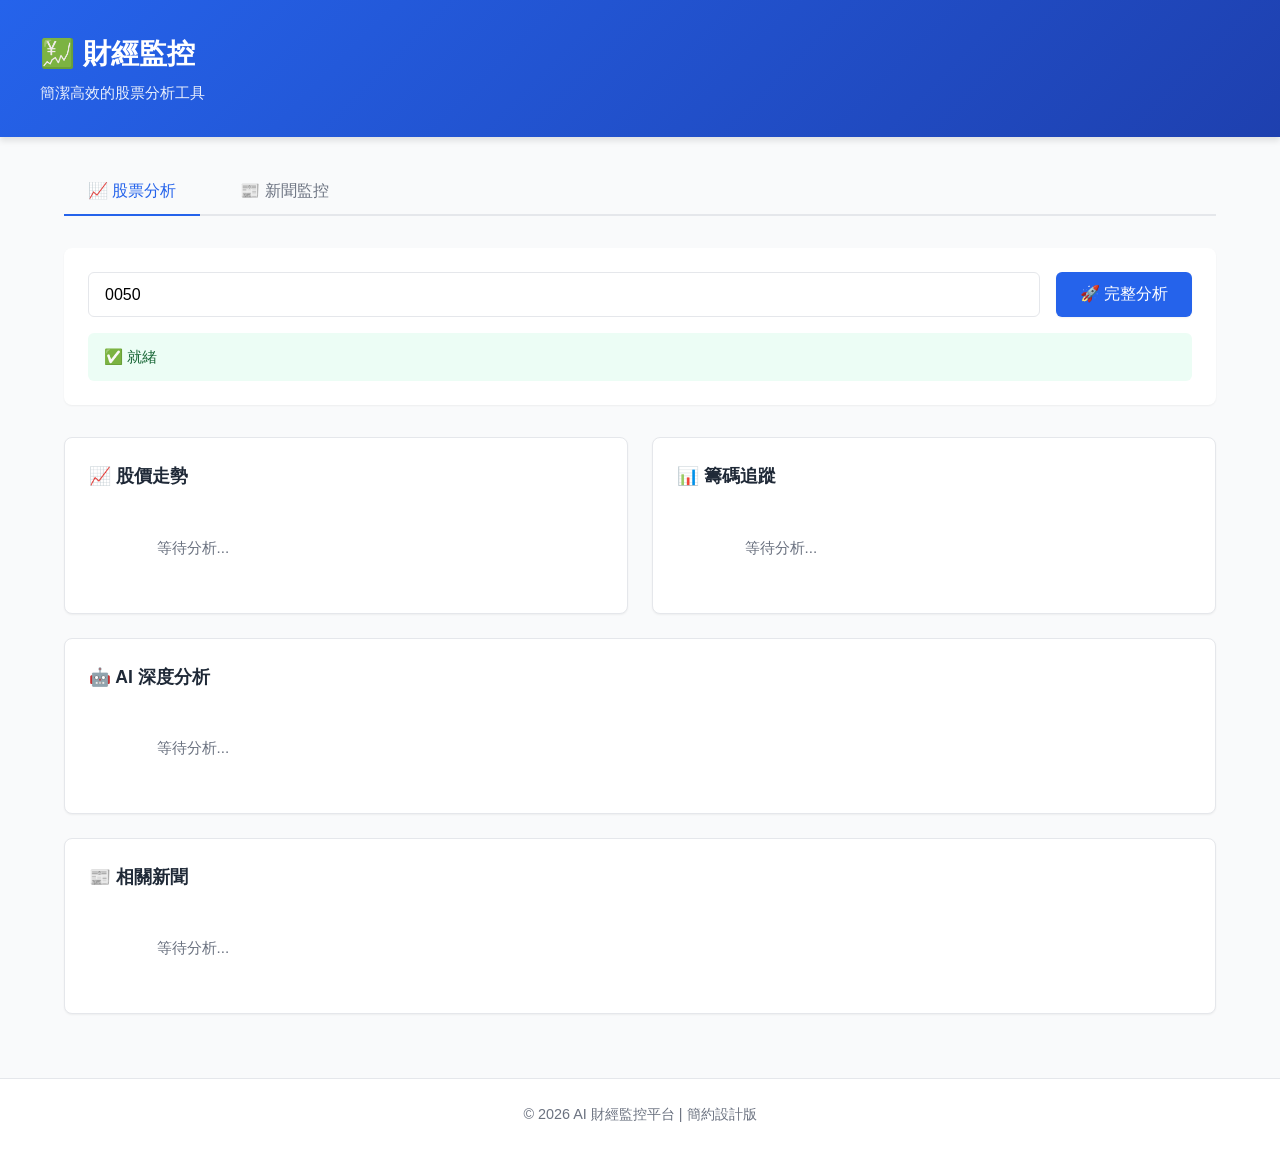
<file: index.html>
<!doctype html>
<html lang="zh-TW">
  <head>
    <meta charset="UTF-8" />
    <meta name="viewport" content="width=device-width, initial-scale=1.0" />
    <title>AI 財經監控平台</title>
    <link rel="stylesheet" href="styles.css" />
  </head>
  <body>
    <div class="app-container">
      <!-- 頂部導航 -->
      <header class="navbar">
        <div class="navbar-content">
          <h1 class="logo">💹 財經監控</h1>
          <p class="tagline">簡潔高效的股票分析工具</p>
        </div>
      </header>

      <!-- 主要內容 -->
      <main class="main-content">
        <!-- 標簽導航 -->
        <div class="tabs-container">
          <button class="tab-btn active" data-tab="analysis">
            📈 股票分析
          </button>
          <button class="tab-btn" data-tab="monitor">📰 新聞監控</button>
        </div>

        <!-- Tab 1: 股票分析 -->
        <div id="analysis" class="tab-content active">
          <!-- 控制面板 -->
          <div class="control-panel">
            <div class="input-group">
              <input
                type="text"
                id="stock-input"
                class="stock-input"
                placeholder="輸入股票代碼 (如: 0050, 2330, 1101)"
                value="0050"
              />
              <button id="analyze-btn" class="btn btn-primary">
                🚀 完整分析
              </button>
            </div>
            <div id="status-text" class="status-text">✅ 就緒</div>
          </div>

          <!-- 結果展示區 -->
          <div class="results-grid">
            <!-- 股價走勢 -->
            <div class="result-card">
              <h2>📈 股價走勢</h2>
              <div id="price-display" class="content-placeholder">
                等待分析...
              </div>
            </div>

            <!-- 籌碼追蹤 -->
            <div class="result-card">
              <h2>📊 籌碼追蹤</h2>
              <div id="chip-display" class="content-placeholder">
                等待分析...
              </div>
            </div>

            <!-- AI 深度分析 -->
            <div class="result-card full-width">
              <h2>🤖 AI 深度分析</h2>
              <div id="analysis-display" class="content-placeholder">
                等待分析...
              </div>
            </div>

            <!-- 相關新聞 -->
            <div class="result-card full-width">
              <h2>📰 相關新聞</h2>
              <div id="news-display" class="content-placeholder">
                等待分析...
              </div>
            </div>
          </div>
        </div>

        <!-- Tab 2: 新聞監控 -->
        <div id="monitor" class="tab-content">
          <div class="monitor-panel">
            <h2>🔍 自動新聞監控</h2>
            <p class="monitor-description">
              定期爬取財經相關新聞，智能分析市場焦點
            </p>

            <!-- 狀態指示器 -->
            <div class="status-indicator">
              <div id="status-light" class="status-dot idle"></div>
              <span id="status-label">巡邏停止中</span>
            </div>

            <!-- 排程設置 -->
            <div class="schedule-config">
              <label for="timer-input">設定巡邏間隔 (分鐘):</label>
              <input
                type="number"
                id="timer-input"
                class="timer-input"
                min="1"
                max="60"
                value="10"
              />
            </div>

            <!-- 控制按鈕 -->
            <div class="control-buttons">
              <button id="start-btn" class="btn btn-primary">
                🚀 啟動巡邏
              </button>
              <button id="stop-btn" class="btn btn-danger">🛑 暫停巡邏</button>
            </div>

            <!-- 排程信息 -->
            <div id="schedule-info" class="schedule-info">目前狀態：待機中</div>
          </div>

          <!-- 監控結果區域 -->
          <div class="monitor-results">
            <div class="result-card full-width">
              <h2>📋 監控日誌</h2>
              <div id="report-output" class="content-placeholder">
                待機中，請啟動巡邏...
              </div>
            </div>

            <div class="result-card full-width">
              <h2>📜 歷史紀錄</h2>
              <div id="history-output" class="history-list">
                <p class="placeholder">(尚無紀錄)</p>
              </div>
            </div>
          </div>
        </div>
      </main>

      <!-- 底部 -->
      <footer class="footer">
        <p>&copy; 2026 AI 財經監控平台 | 簡約設計版</p>
      </footer>
    </div>

    <script src="script.js"></script>
  </body>
</html>
</file>
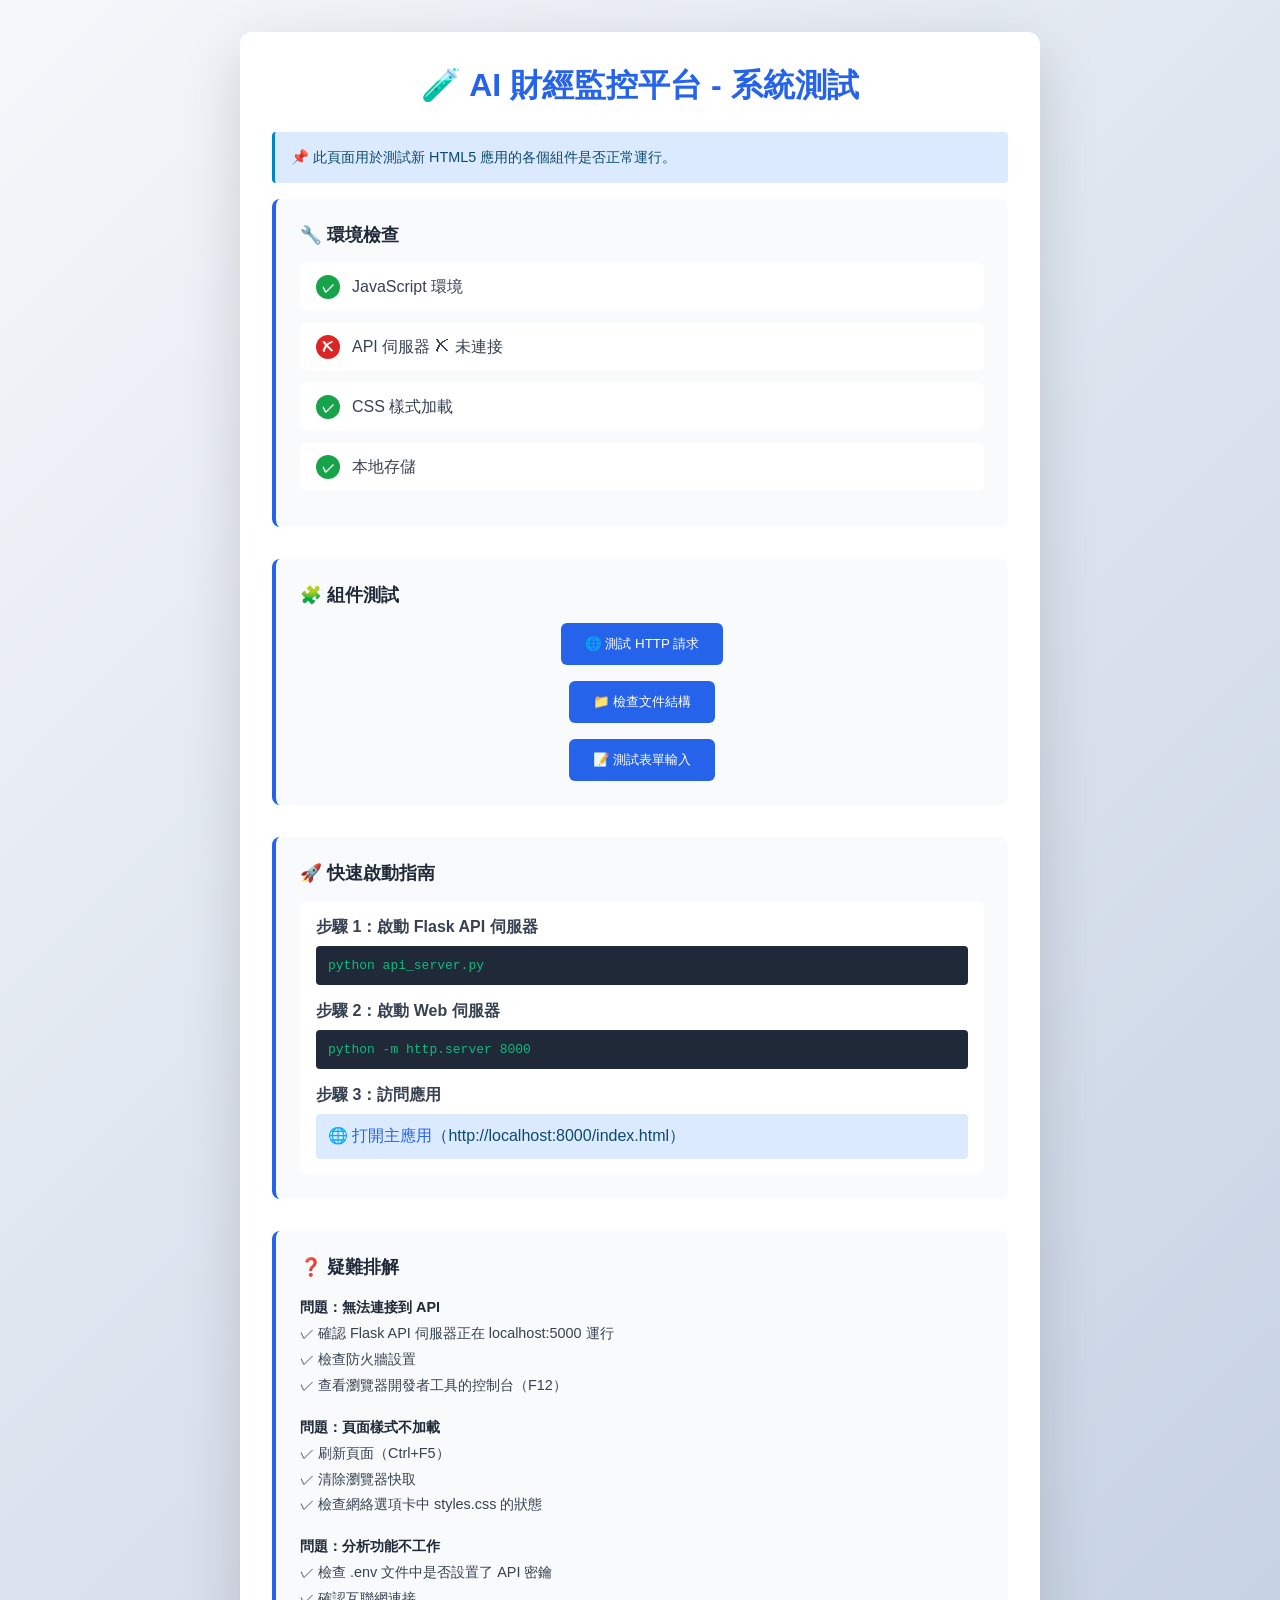
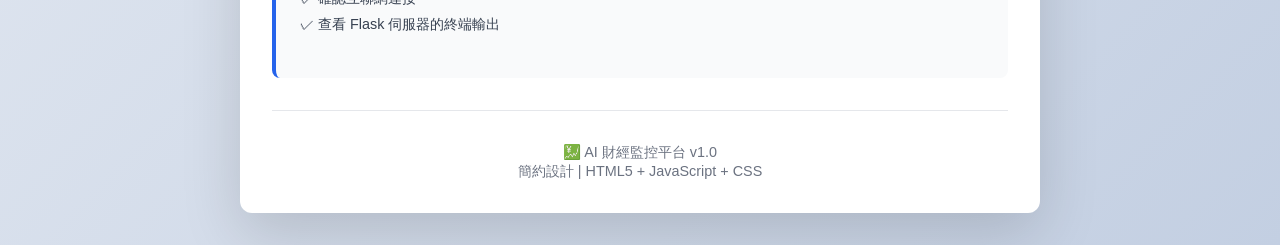
<file: test.html>
<!-- 
    快速測試頁面
    用於測試 JavaScript 和前端功能
-->
<!doctype html>
<html lang="zh-TW">
  <head>
    <meta charset="UTF-8" />
    <meta name="viewport" content="width=device-width, initial-scale=1.0" />
    <title>AI 財經監控 - 測試頁面</title>
    <style>
      * {
        margin: 0;
        padding: 0;
        box-sizing: border-box;
      }
      body {
        font-family: -apple-system, BlinkMacSystemFont, "Segoe UI", sans-serif;
        background: linear-gradient(135deg, #f5f7fa 0%, #c3cfe2 100%);
        min-height: 100vh;
        padding: 2rem;
      }
      .container {
        max-width: 800px;
        margin: 0 auto;
        background: white;
        border-radius: 12px;
        box-shadow: 0 20px 60px rgba(0, 0, 0, 0.15);
        padding: 2rem;
      }
      h1 {
        color: #2563eb;
        margin-bottom: 1.5rem;
        text-align: center;
      }
      .test-section {
        margin-bottom: 2rem;
        padding: 1.5rem;
        background: #f9fafb;
        border-radius: 8px;
        border-left: 4px solid #2563eb;
      }
      .test-section h2 {
        color: #1f2937;
        margin-bottom: 1rem;
        font-size: 1.1rem;
      }
      .test-item {
        padding: 0.75rem 1rem;
        background: white;
        border-radius: 6px;
        margin-bottom: 0.75rem;
        display: flex;
        align-items: center;
        gap: 0.75rem;
      }
      .status-icon {
        width: 24px;
        height: 24px;
        border-radius: 50%;
        display: flex;
        align-items: center;
        justify-content: center;
        color: white;
        font-weight: bold;
        font-size: 0.8rem;
      }
      .status-ok {
        background: #16a34a;
      }
      .status-error {
        background: #dc2626;
      }
      .status-pending {
        background: #ea580c;
      }
      .test-item span {
        flex: 1;
        color: #374151;
      }
      button {
        background: #2563eb;
        color: white;
        border: none;
        padding: 0.75rem 1.5rem;
        border-radius: 6px;
        cursor: pointer;
        font-weight: 500;
        transition: all 0.3s ease;
        display: block;
        margin: 0 auto;
      }
      button:hover {
        background: #1d4ed8;
        transform: translateY(-2px);
      }
      button:disabled {
        opacity: 0.5;
        cursor: not-allowed;
      }
      .result {
        margin-top: 1rem;
        padding: 1rem;
        background: #f0fdf4;
        border-left: 3px solid #16a34a;
        border-radius: 4px;
        color: #166534;
        font-size: 0.9rem;
        display: none;
      }
      .result.error {
        background: #fef2f2;
        border-left-color: #dc2626;
        color: #991b1b;
      }
      .loading {
        display: inline-block;
        width: 1rem;
        height: 1rem;
        border: 2px solid #e5e7eb;
        border-top-color: #2563eb;
        border-radius: 50%;
        animation: spin 0.8s linear infinite;
      }
      @keyframes spin {
        from {
          transform: rotate(0deg);
        }
        to {
          transform: rotate(360deg);
        }
      }
      .info {
        background: #dbeafe;
        border-left: 3px solid #0284c7;
        padding: 1rem;
        border-radius: 4px;
        color: #0c4a6e;
        margin: 1rem 0;
        font-size: 0.9rem;
      }
      a {
        color: #2563eb;
        text-decoration: none;
      }
      a:hover {
        text-decoration: underline;
      }
    </style>
  </head>
  <body>
    <div class="container">
      <h1>🧪 AI 財經監控平台 - 系統測試</h1>

      <div class="info">
        📌 此頁面用於測試新 HTML5 應用的各個組件是否正常運行。
      </div>

      <!-- 環境檢查 -->
      <div class="test-section">
        <h2>🔧 環境檢查</h2>

        <div class="test-item">
          <div class="status-icon status-ok">✓</div>
          <span>JavaScript 環境</span>
        </div>

        <div class="test-item">
          <div class="status-icon status-pending" id="api-check">⏳</div>
          <span id="api-status">檢查 API 伺服器連接...</span>
        </div>

        <div class="test-item">
          <div class="status-icon status-ok">✓</div>
          <span>CSS 樣式加載</span>
        </div>

        <div class="test-item" id="storage-item">
          <div class="status-icon status-ok">✓</div>
          <span>本地存儲</span>
        </div>
      </div>

      <!-- 組件測試 -->
      <div class="test-section">
        <h2>🧩 組件測試</h2>

        <button onclick="testHttpRequest()">
          <span id="http-btn-text">🌐 測試 HTTP 請求</span>
        </button>
        <div class="result" id="http-result"></div>

        <button onclick="testFileStructure()" style="margin-top: 1rem">
          📁 檢查文件結構
        </button>
        <div class="result" id="file-result"></div>

        <button onclick="testFormInput()" style="margin-top: 1rem">
          📝 測試表單輸入
        </button>
        <div class="result" id="form-result"></div>
      </div>

      <!-- 快速啟動 -->
      <div class="test-section">
        <h2>🚀 快速啟動指南</h2>

        <div style="background: white; padding: 1rem; border-radius: 6px">
          <p style="color: #374151; margin-bottom: 0.5rem">
            <strong>步驟 1：啟動 Flask API 伺服器</strong>
          </p>
          <code
            style="
              display: block;
              background: #1f2937;
              color: #10b981;
              padding: 0.75rem;
              border-radius: 4px;
              margin-bottom: 1rem;
              overflow-x: auto;
            "
          >
            python api_server.py
          </code>

          <p style="color: #374151; margin-bottom: 0.5rem">
            <strong>步驟 2：啟動 Web 伺服器</strong>
          </p>
          <code
            style="
              display: block;
              background: #1f2937;
              color: #10b981;
              padding: 0.75rem;
              border-radius: 4px;
              margin-bottom: 1rem;
              overflow-x: auto;
            "
          >
            python -m http.server 8000
          </code>

          <p style="color: #374151; margin-bottom: 0.5rem">
            <strong>步驟 3：訪問應用</strong>
          </p>
          <p
            style="
              color: #0c4a6e;
              background: #dbeafe;
              padding: 0.75rem;
              border-radius: 4px;
            "
          >
            🌐
            <a href="http://localhost:8000/index.html" target="_blank"
              >打開主應用</a
            >（http://localhost:8000/index.html）
          </p>
        </div>
      </div>

      <!-- 疑難排解 -->
      <div class="test-section">
        <h2>❓ 疑難排解</h2>

        <div style="color: #374151; font-size: 0.9rem; line-height: 1.8">
          <p style="margin-bottom: 1rem">
            <strong style="color: #1f2937">問題：無法連接到 API</strong><br />
            ✓ 確認 Flask API 伺服器正在 localhost:5000 運行<br />
            ✓ 檢查防火牆設置<br />
            ✓ 查看瀏覽器開發者工具的控制台（F12）
          </p>

          <p style="margin-bottom: 1rem">
            <strong style="color: #1f2937">問題：頁面樣式不加載</strong><br />
            ✓ 刷新頁面（Ctrl+F5）<br />
            ✓ 清除瀏覽器快取<br />
            ✓ 檢查網絡選項卡中 styles.css 的狀態
          </p>

          <p style="margin-bottom: 1rem">
            <strong style="color: #1f2937">問題：分析功能不工作</strong><br />
            ✓ 檢查 .env 文件中是否設置了 API 密鑰<br />
            ✓ 確認互聯網連接<br />
            ✓ 查看 Flask 伺服器的終端輸出
          </p>
        </div>
      </div>

      <!-- 版本信息 -->
      <div
        style="
          text-align: center;
          margin-top: 2rem;
          padding-top: 2rem;
          border-top: 1px solid #e5e7eb;
          color: #6b7280;
          font-size: 0.9rem;
        "
      >
        <p>💹 AI 財經監控平台 v1.0</p>
        <p>簡約設計 | HTML5 + JavaScript + CSS</p>
      </div>
    </div>

    <script>
      // 測試 API 連接
      async function checkAPI() {
        try {
          const response = await fetch("http://localhost:5000/health", {
            method: "GET",
          });
          if (response.ok) {
            updateStatus("api-check", "ok", "API 伺服器 ✓ 已連接");
            return true;
          }
        } catch (error) {
          updateStatus("api-check", "error", "API 伺服器 ✗ 未連接");
          return false;
        }
      }

      function updateStatus(elementId, status, text) {
        const icon = document.getElementById(elementId);
        const statusEl = document.getElementById(
          elementId.replace("-check", "-status"),
        );

        icon.className = `status-icon status-${status}`;
        if (statusEl) statusEl.textContent = text;

        // 更新圖標內容
        const icons = { ok: "✓", error: "✗", pending: "⏳" };
        icon.textContent = icons[status] || "?";
      }

      function testHttpRequest() {
        const btn = document.getElementById("http-btn-text");
        const result = document.getElementById("http-result");

        btn.innerHTML = '<span class="loading"></span> 測試中...';
        result.style.display = "none";

        setTimeout(() => {
          fetch("http://localhost:5000/health")
            .then((r) => r.json())
            .then((data) => {
              result.textContent = "✓ HTTP 請求成功！API 伺服器正在運行。";
              result.classList.remove("error");
              result.style.display = "block";
              btn.innerHTML = "🌐 測試 HTTP 請求";
            })
            .catch((err) => {
              result.textContent =
                "✗ HTTP 請求失敗：無法連接到 API 伺服器。請確保 Flask API 正在 localhost:5000 運行。";
              result.classList.add("error");
              result.style.display = "block";
              btn.innerHTML = "🌐 測試 HTTP 請求";
            });
        }, 500);
      }

      function testFileStructure() {
        const result = document.getElementById("file-result");
        const files = [
          "index.html",
          "styles.css",
          "script.js",
          "api_server.py",
        ];

        result.innerHTML = "<strong>✓ 必要文件檢查：</strong><br>";
        files.forEach((file) => {
          result.innerHTML += `• ${file} ✓<br>`;
        });
        result.classList.remove("error");
        result.style.display = "block";
      }

      function testFormInput() {
        const result = document.getElementById("form-result");
        const testValue = "0050";

        result.innerHTML = `<strong>✓ 表單輸入測試：</strong><br>`;
        result.innerHTML += `測試值: ${testValue}<br>`;
        result.innerHTML += `狀態: 可接受`;
        result.classList.remove("error");
        result.style.display = "block";
      }

      // 測試本地存儲
      try {
        localStorage.setItem("test", "ok");
        localStorage.removeItem("test");
      } catch (e) {
        document.getElementById("storage-item").innerHTML =
          '<div class="status-icon status-error">✗</div><span>本地存儲（不可用）</span>';
      }

      // 頁面加載時檢查 API
      document.addEventListener("DOMContentLoaded", () => {
        checkAPI();
      });
    </script>
  </body>
</html>
</file>
<file: styles.css>
/* ==========================================
   AI 財經監控平台 - 簡約風格
   ========================================== */

* {
    margin: 0;
    padding: 0;
    box-sizing: border-box;
}

:root {
    --primary-color: #2563eb;
    --danger-color: #dc2626;
    --success-color: #16a34a;
    --text-dark: #1f2937;
    --text-light: #6b7280;
    --bg-light: #f9fafb;
    --bg-white: #ffffff;
    --border-color: #e5e7eb;
    --shadow-sm: 0 1px 2px rgba(0, 0, 0, 0.05);
    --shadow-md: 0 4px 6px rgba(0, 0, 0, 0.1);
    --transition: all 0.3s ease;
}

body {
    font-family: -apple-system, BlinkMacSystemFont, 'Segoe UI', 'Helvetica Neue', sans-serif;
    background-color: var(--bg-light);
    color: var(--text-dark);
    line-height: 1.6;
}

/* ========== 布局 ========== */
.app-container {
    display: flex;
    flex-direction: column;
    min-height: 100vh;
}

header.navbar {
    background: linear-gradient(135deg, var(--primary-color) 0%, #1e40af 100%);
    color: white;
    padding: 2rem 1.5rem;
    box-shadow: var(--shadow-md);
}

.navbar-content {
    max-width: 1200px;
    margin: 0 auto;
}

.logo {
    font-size: 1.75rem;
    font-weight: 700;
    margin-bottom: 0.25rem;
}

.tagline {
    font-size: 0.95rem;
    opacity: 0.9;
}

.main-content {
    flex: 1;
    max-width: 1200px;
    width: 100%;
    margin: 0 auto;
    padding: 2rem 1.5rem;
}

footer.footer {
    background-color: var(--bg-white);
    border-top: 1px solid var(--border-color);
    padding: 1.5rem;
    text-align: center;
    color: var(--text-light);
    font-size: 0.9rem;
    margin-top: auto;
}

/* ========== 標簽系統 ========== */
.tabs-container {
    display: flex;
    gap: 1rem;
    margin-bottom: 2rem;
    border-bottom: 2px solid var(--border-color);
}

.tab-btn {
    padding: 0.75rem 1.5rem;
    background: none;
    border: none;
    font-size: 1rem;
    font-weight: 500;
    color: var(--text-light);
    cursor: pointer;
    position: relative;
    transition: var(--transition);
}

.tab-btn:hover {
    color: var(--text-dark);
}

.tab-btn.active {
    color: var(--primary-color);
}

.tab-btn.active::after {
    content: '';
    position: absolute;
    bottom: -2px;
    left: 0;
    right: 0;
    height: 2px;
    background-color: var(--primary-color);
}

.tab-content {
    display: none;
    animation: fadeIn 0.3s ease;
}

.tab-content.active {
    display: block;
}

@keyframes fadeIn {
    from { opacity: 0; transform: translateY(10px); }
    to { opacity: 1; transform: translateY(0); }
}

/* ========== 控制面板 ========== */
.control-panel {
    background-color: var(--bg-white);
    padding: 1.5rem;
    border-radius: 0.5rem;
    box-shadow: var(--shadow-sm);
    margin-bottom: 2rem;
}

.input-group {
    display: flex;
    gap: 1rem;
    margin-bottom: 1rem;
}

.stock-input {
    flex: 1;
    padding: 0.75rem 1rem;
    border: 1px solid var(--border-color);
    border-radius: 0.375rem;
    font-size: 1rem;
    transition: var(--transition);
}

.stock-input:focus {
    outline: none;
    border-color: var(--primary-color);
    box-shadow: 0 0 0 3px rgba(37, 99, 235, 0.1);
}

.status-text {
    padding: 0.75rem 1rem;
    background-color: #ecfdf5;
    color: #166534;
    border-radius: 0.375rem;
    font-size: 0.95rem;
    font-weight: 500;
}

/* ========== 按鈕 ========== */
.btn {
    padding: 0.75rem 1.5rem;
    border: none;
    border-radius: 0.375rem;
    font-size: 1rem;
    font-weight: 500;
    cursor: pointer;
    transition: var(--transition);
    display: inline-flex;
    align-items: center;
    gap: 0.5rem;
}

.btn-primary {
    background-color: var(--primary-color);
    color: white;
    box-shadow: var(--shadow-sm);
}

.btn-primary:hover {
    background-color: #1d4ed8;
    box-shadow: var(--shadow-md);
    transform: translateY(-2px);
}

.btn-primary:active {
    transform: translateY(0);
}

.btn-danger {
    background-color: var(--danger-color);
    color: white;
}

.btn-danger:hover {
    background-color: #b91c1c;
    box-shadow: var(--shadow-md);
}

.btn:disabled {
    opacity: 0.5;
    cursor: not-allowed;
    transform: none !important;
}

/* ========== 卡片網格 ========== */
.results-grid {
    display: grid;
    grid-template-columns: repeat(auto-fit, minmax(400px, 1fr));
    gap: 1.5rem;
    margin-bottom: 2rem;
}

.result-card {
    background-color: var(--bg-white);
    padding: 1.5rem;
    border-radius: 0.5rem;
    box-shadow: var(--shadow-sm);
    border: 1px solid var(--border-color);
    transition: var(--transition);
}

.result-card:hover {
    box-shadow: var(--shadow-md);
    transform: translateY(-4px);
}

.result-card h2 {
    font-size: 1.1rem;
    margin-bottom: 1rem;
    color: var(--text-dark);
}

.result-card.full-width {
    grid-column: 1 / -1;
}

.content-placeholder {
    color: var(--text-light);
    font-size: 0.95rem;
    line-height: 1.8;
    white-space: pre-wrap;
    word-break: break-word;
}

/* ========== 監控面板 ========== */
.monitor-panel {
    background-color: var(--bg-white);
    padding: 1.5rem;
    border-radius: 0.5rem;
    box-shadow: var(--shadow-sm);
    margin-bottom: 2rem;
}

.monitor-panel h2 {
    margin-bottom: 0.5rem;
}

.monitor-description {
    color: var(--text-light);
    font-size: 0.95rem;
    margin-bottom: 1.5rem;
}

/* 狀態指示器 */
.status-indicator {
    display: flex;
    align-items: center;
    gap: 0.75rem;
    padding: 1rem;
    background-color: var(--bg-light);
    border-radius: 0.375rem;
    margin-bottom: 1.5rem;
}

.status-dot {
    width: 12px;
    height: 12px;
    border-radius: 50%;
    animation: pulse-idle 2s infinite;
}

.status-dot.idle {
    background-color: #d1d5db;
}

.status-dot.running {
    background-color: var(--success-color);
    animation: pulse-running 2s infinite;
}

@keyframes pulse-running {
    0% { opacity: 0.4; box-shadow: 0 0 6px rgba(22, 163, 74, 0.8); }
    50% { opacity: 1; box-shadow: 0 0 12px rgba(22, 163, 74, 1); }
    100% { opacity: 0.4; box-shadow: 0 0 6px rgba(22, 163, 74, 0.8); }
}

@keyframes pulse-idle {
    0%, 100% { opacity: 0.6; }
    50% { opacity: 1; }
}

#status-label {
    color: var(--text-dark);
    font-weight: 500;
}

/* 排程設置 */
.schedule-config {
    display: flex;
    align-items: center;
    gap: 1rem;
    margin-bottom: 1.5rem;
    padding: 1rem;
    background-color: var(--bg-light);
    border-radius: 0.375rem;
}

.schedule-config label {
    font-weight: 500;
    color: var(--text-dark);
}

.timer-input {
    width: 100px;
    padding: 0.5rem 0.75rem;
    border: 1px solid var(--border-color);
    border-radius: 0.375rem;
    font-size: 1rem;
}

.timer-input:focus {
    outline: none;
    border-color: var(--primary-color);
    box-shadow: 0 0 0 2px rgba(37, 99, 235, 0.1);
}

/* 控制按鈕群 */
.control-buttons {
    display: flex;
    gap: 1rem;
    margin-bottom: 1.5rem;
}

.control-buttons .btn {
    flex: 1;
    justify-content: center;
}

/* 排程信息 */
.schedule-info {
    padding: 1rem;
    background-color: #fef3c7;
    color: #92400e;
    border-radius: 0.375rem;
    border-left: 3px solid #f59e0b;
    font-size: 0.95rem;
}

.monitor-results {
    display: grid;
    gap: 1.5rem;
}

.history-list {
    max-height: 600px;
    overflow-y: auto;
}

.history-item {
    padding: 1rem;
    background-color: var(--bg-light);
    border-radius: 0.375rem;
    margin-bottom: 0.75rem;
    border-left: 3px solid var(--primary-color);
    cursor: pointer;
    transition: var(--transition);
}

.history-item:hover {
    background-color: #f3f4f6;
}

.history-item-title {
    font-weight: 600;
    color: var(--text-dark);
    margin-bottom: 0.25rem;
}

.history-item-content {
    display: none;
    margin-top: 0.75rem;
    padding-top: 0.75rem;
    border-top: 1px solid var(--border-color);
    color: var(--text-light);
    font-size: 0.9rem;
    white-space: pre-wrap;
    word-break: break-word;
}

.history-item.expanded .history-item-content {
    display: block;
}

.placeholder {
    color: var(--text-light);
    text-align: center;
    padding: 2rem;
}

/* ========== 響應式設計 ========== */
@media (max-width: 768px) {
    .main-content {
        padding: 1rem;
    }

    .results-grid {
        grid-template-columns: 1fr;
    }

    .input-group {
        flex-direction: column;
    }

    .control-buttons {
        flex-direction: column;
    }

    .tabs-container {
        gap: 0.5rem;
    }

    .tab-btn {
        padding: 0.5rem 1rem;
        font-size: 0.9rem;
    }

    .navbar-content {
        padding: 0;
    }

    .logo {
        font-size: 1.5rem;
    }

    .tagline {
        font-size: 0.85rem;
    }
}

/* ========== 加載狀態 ========== */
.loading {
    opacity: 0.6;
    pointer-events: none;
}

.spinner {
    display: inline-block;
    width: 1rem;
    height: 1rem;
    border: 2px solid var(--border-color);
    border-top-color: var(--primary-color);
    border-radius: 50%;
    animation: spin 0.8s linear infinite;
}

@keyframes spin {
    from { transform: rotate(0deg); }
    to { transform: rotate(360deg); }
}

/* ========== 代碼塊 ========== */
code, pre {
    background-color: var(--bg-light);
    padding: 0.25rem 0.5rem;
    border-radius: 0.25rem;
    font-family: 'Monaco', 'Courier New', monospace;
    font-size: 0.9rem;
}

pre {
    padding: 1rem;
    overflow-x: auto;
    margin: 1rem 0;
}

/* ========== 文本格式化 ========== */
strong {
    color: var(--text-dark);
}

em {
    color: var(--text-light);
}
</file>
